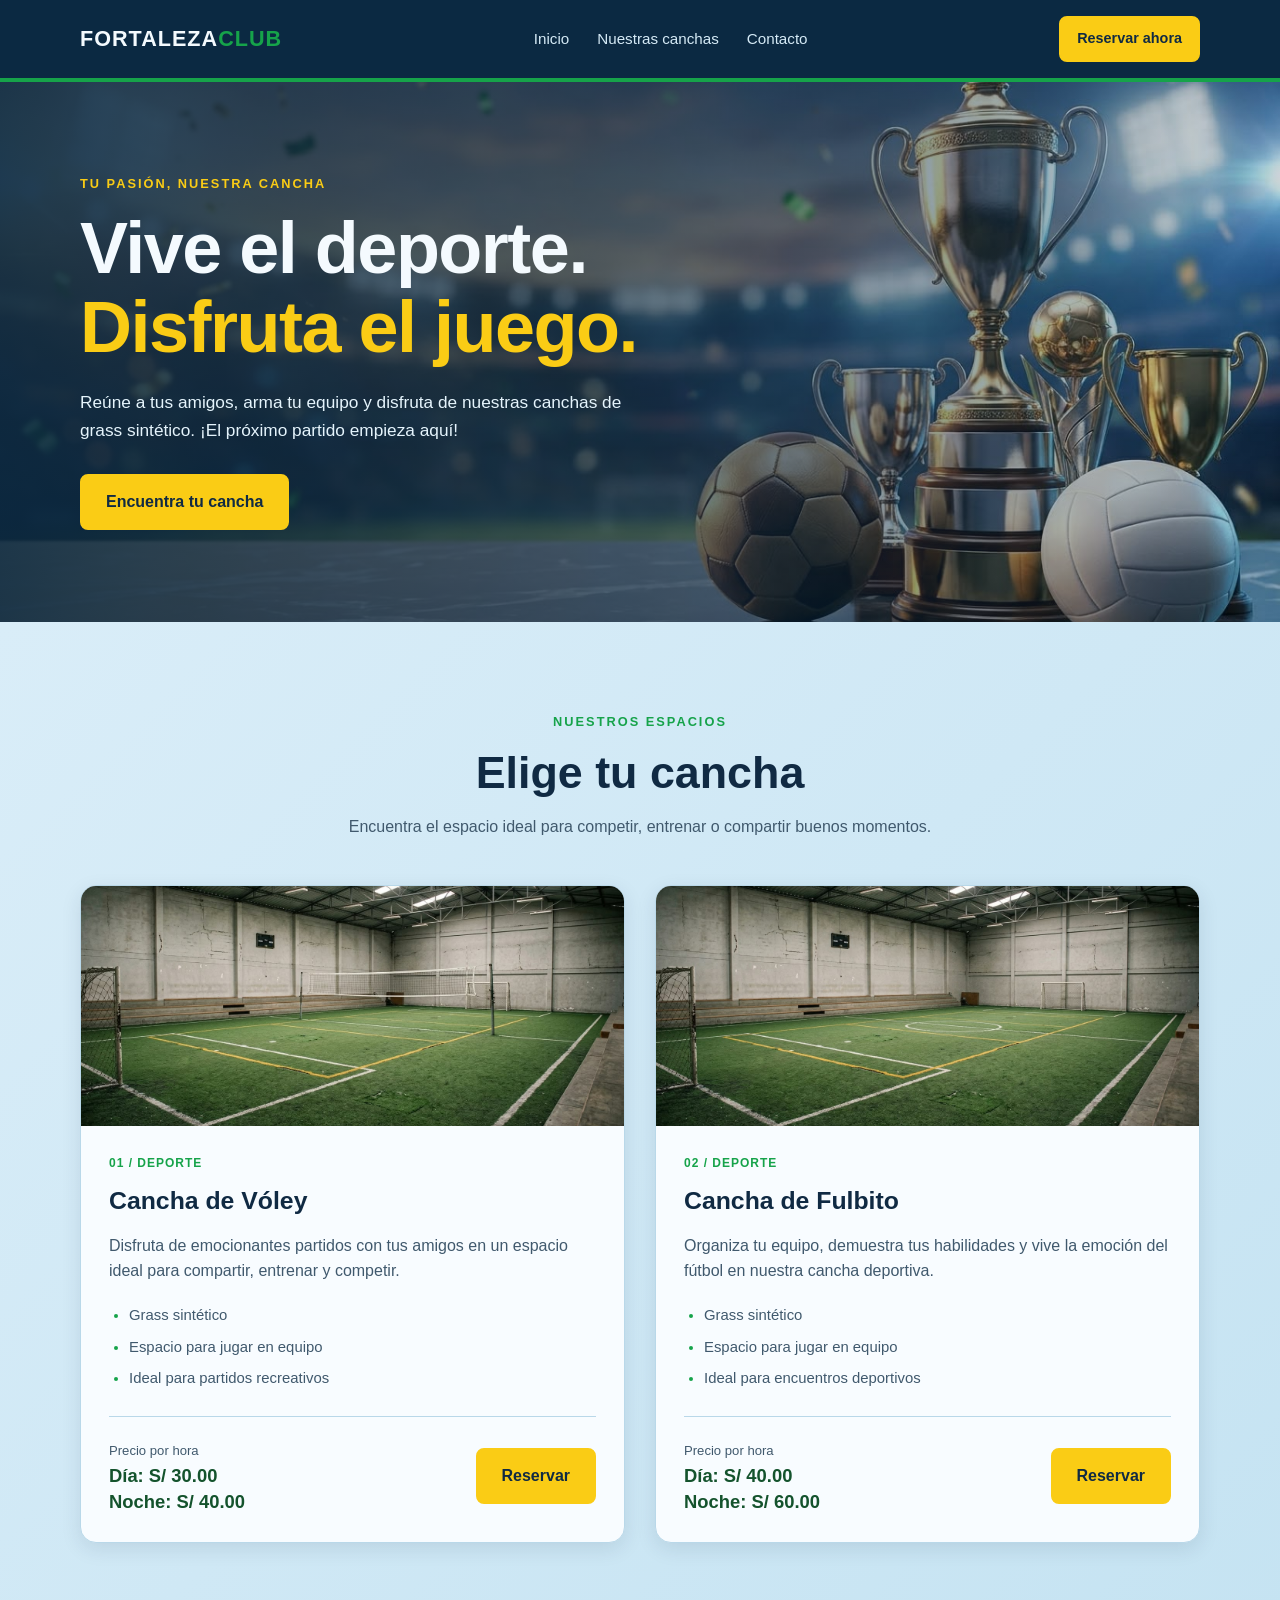
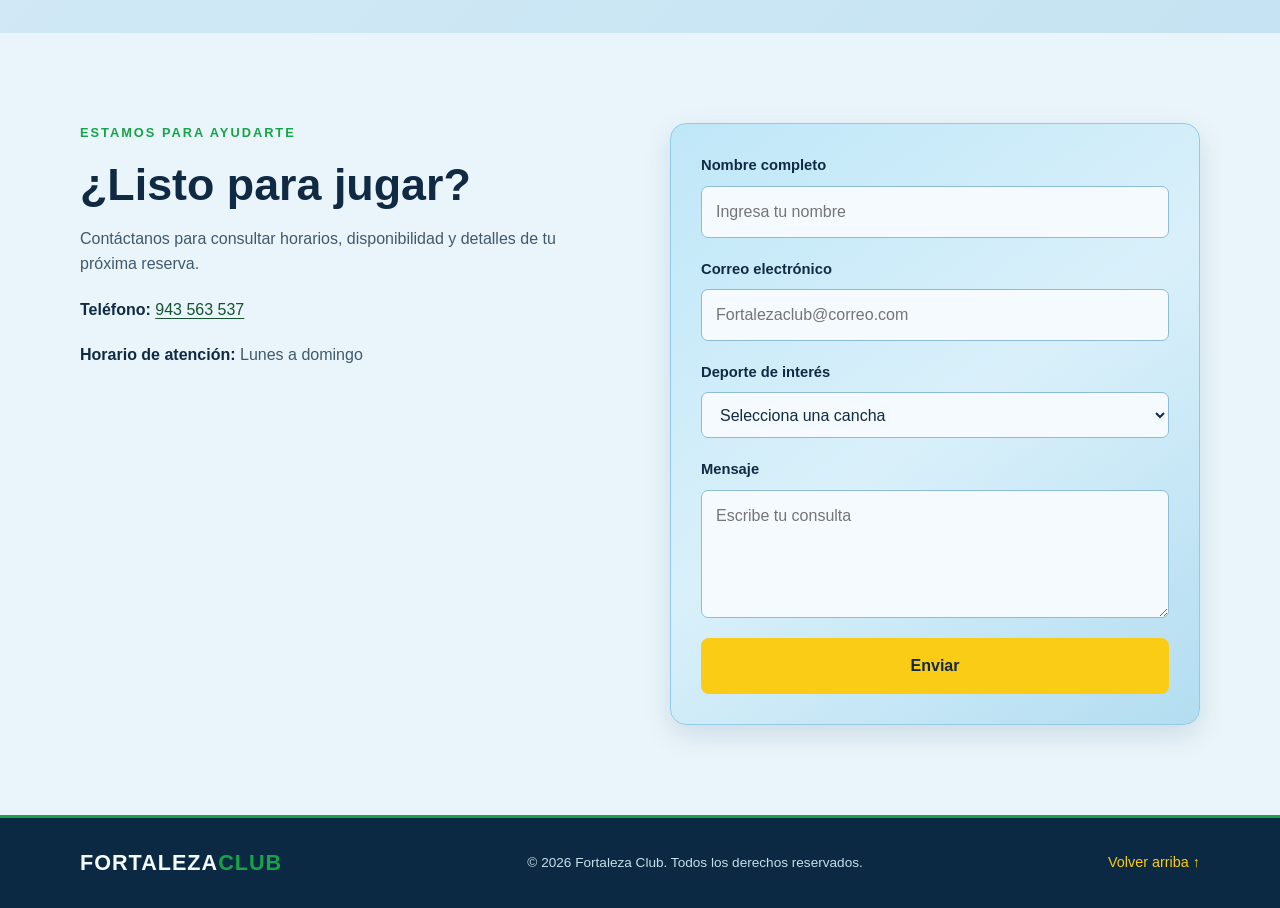
<file: index.html>
<!DOCTYPE html>
<html lang="es">

<head>
    <!-- Configuración básica -->
    <meta charset="UTF-8">
    <meta name="viewport" content="width=device-width, initial-scale=1.0">

    <!-- Descripción y título -->
    <meta name="description"
          content="Reserva tu cancha de vóley o fulbito en nuestro complejo deportivo.">

    <title>Fortaleza Club | Complejo Deportivo</title>

    <!-- Hoja de estilos -->
    <link rel="stylesheet" href="styles.css">

    <!-- Archivo JavaScript -->
    <script src="script.js" defer></script>
</head>

<body>

    <!-- ENCABEZADO Y NAVEGACIÓN -->
    <header class="header">
        <div class="container header-content">

            <a href="#inicio" class="logo">
                FORTALEZA<span>CLUB</span>
            </a>

            <nav class="nav" aria-label="Navegación principal">
                <ul class="nav-list">
                    <li><a href="#inicio">Inicio</a></li>
                    <li><a href="#canchas">Nuestras canchas</a></li>
                    <li><a href="#contacto">Contacto</a></li>
                </ul>
            </nav>

            <a href="#canchas" class="button button-small">
                Reservar ahora
            </a>

        </div>
    </header>

    <!-- CONTENIDO PRINCIPAL -->
    <main>

        <!-- SECCIÓN HERO -->
        <section class="hero" id="inicio">

            <div class="container hero-content">

                <p class="hero-label">
                    TU PASIÓN, NUESTRA CANCHA
                </p>

                <h1>
                    Vive el deporte.<br>
                    <span>Disfruta el juego.</span>
                </h1>

                <p class="hero-description">
                    Reúne a tus amigos, arma tu equipo y disfruta
                    de nuestras canchas de grass sintético.
                    ¡El próximo partido empieza aquí!
                </p>

                <a href="#canchas" class="button">
                    Encuentra tu cancha
                </a>

            </div>
        </section>

        <!-- SECCIÓN DE CANCHAS -->
        <section class="courts section-padding" id="canchas">

            <div class="container">

                <!-- Título y descripción de la sección -->
                <div class="section-heading">

                    <p class="section-label">NUESTROS ESPACIOS</p>

                    <h2>Elige tu cancha</h2>

                    <p>
                        Encuentra el espacio ideal para competir,
                        entrenar o compartir buenos momentos.
                    </p>

                </div>

                 <!-- Contenedor de tarjetas -->
                <div class="courts-grid">

                    <!-- CANCHA DE VÓLEY -->
                    <article class="court-card">

                        <div>
                            <img src="voley.png"
                                 alt="Imagen de la canchita de voley">
                        </div>

                        <div class="court-content">

                            <p class="court-number">01 / DEPORTE</p>

                            <h3>Cancha de Vóley</h3>

                            <p class="court-description">
                                Disfruta de emocionantes partidos
                                con tus amigos en un espacio ideal
                                para compartir, entrenar y competir.
                            </p>

                            <ul class="court-features">
                                <li>Grass sintético</li>
                                <li>Espacio para jugar en equipo</li>
                                <li>Ideal para partidos recreativos</li>
                            </ul>

                            <div class="court-footer">

                                <div class="court-price">
                                    <span>Precio por hora</span>
                                    <p>Día: S/ 30.00</p>
                                    <p>Noche: S/ 40.00</p>
                                </div>

                                <a href="#contacto"
                                   class="button button-book"
                                   aria-label="Consultar reserva de la cancha de vóley">
                                    Reservar
                                </a>

                            </div>

                        </div>
                    </article>

                    <!-- CANCHA DE FULBITO -->
                    <article class="court-card">

                        <div>
                            <img src="fulbito.png"
                                 alt="Imagen de la cancha de fulbito">
                        </div>

                        <div class="court-content">

                            <p class="court-number">02 / DEPORTE</p>

                            <h3>Cancha de Fulbito</h3>

                            <p class="court-description">
                                Organiza tu equipo, demuestra tus
                                habilidades y vive la emoción del
                                fútbol en nuestra cancha deportiva.
                            </p>

                            <ul class="court-features">
                                <li>Grass sintético</li>
                                <li>Espacio para jugar en equipo</li>
                                <li>Ideal para encuentros deportivos</li>
                            </ul>

                            <div class="court-footer">

                                <div class="court-price">
                                    <span>Precio por hora</span>
                                    <p>Día: S/ 40.00</p>
                                    <p>Noche: S/ 60.00</p>
                                </div>

                                <a href="#contacto"
                                   class="button button-book"
                                   aria-label="Consultar reserva de la cancha de fulbito">
                                    Reservar
                                </a>

                            </div>

                        </div>
                    </article>

                </div>
            </div>
        </section>

        <!-- SECCIÓN DE CONTACTO -->
        <section class="contact section-padding" id="contacto">

            <div class="container contact-content">

                <div class="contact-info">

                    <p class="section-label">ESTAMOS PARA AYUDARTE</p>

                    <h2>¿Listo para jugar?</h2>

                    <p>
                        Contáctanos para consultar horarios,
                        disponibilidad y detalles de tu próxima reserva.
                    </p>

                    <p class="contact-detail">
                        <strong>Teléfono:</strong>
                        <a href="tel:+51943563537">943 563 537</a>
                    </p>

                    <p class="contact-detail">
                        <strong>Horario de atención:</strong>
                        Lunes a domingo
                    </p>

                </div>

                <!-- FORMULARIO -->
                <form class="contact-form" action="#" method="get">

                    <div class="form-group">

                        <label for="nombre">Nombre completo</label>

                        <input
                            type="text"
                            id="nombre"
                            name="nombre"
                            placeholder="Ingresa tu nombre"
                            autocomplete="name"
                            required>

                    </div>

                    <div class="form-group">

                        <label for="correo">Correo electrónico</label>

                        <input
                            type="email"
                            id="correo"
                            name="correo"
                            placeholder="Fortalezaclub@correo.com"
                            autocomplete="email"
                            required>

                    </div>

                    <div class="form-group">

                        <label for="disciplina">Deporte de interés</label>

                        <select id="disciplina" name="disciplina" required>

                            <option value="">Selecciona una cancha</option>
                            <option value="voley">Vóley</option>
                            <option value="fulbito">Fulbito</option>

                        </select>

                    </div>

                    <div class="form-group">

                        <label for="mensaje">Mensaje</label>

                        <textarea
                            id="mensaje"
                            name="mensaje"
                            rows="4"
                            placeholder="Escribe tu consulta"></textarea>

                    </div>

                    <button type="submit" class="button button-submit">
                        Enviar
                    </button>

                </form>

            </div>
        </section>

    </main>

    <!-- PIE DE PÁGINA -->
    <footer class="footer">

        <div class="container footer-content">

            <a href="#inicio" class="logo">
                FORTALEZA<span>CLUB</span>
            </a>

            <p>
                &copy; 2026 Fortaleza Club.
                Todos los derechos reservados.
            </p>

            <a href="#inicio" class="footer-link">
                Volver arriba ↑
            </a>

        </div>

    </footer>

</body>
</html>
</file>
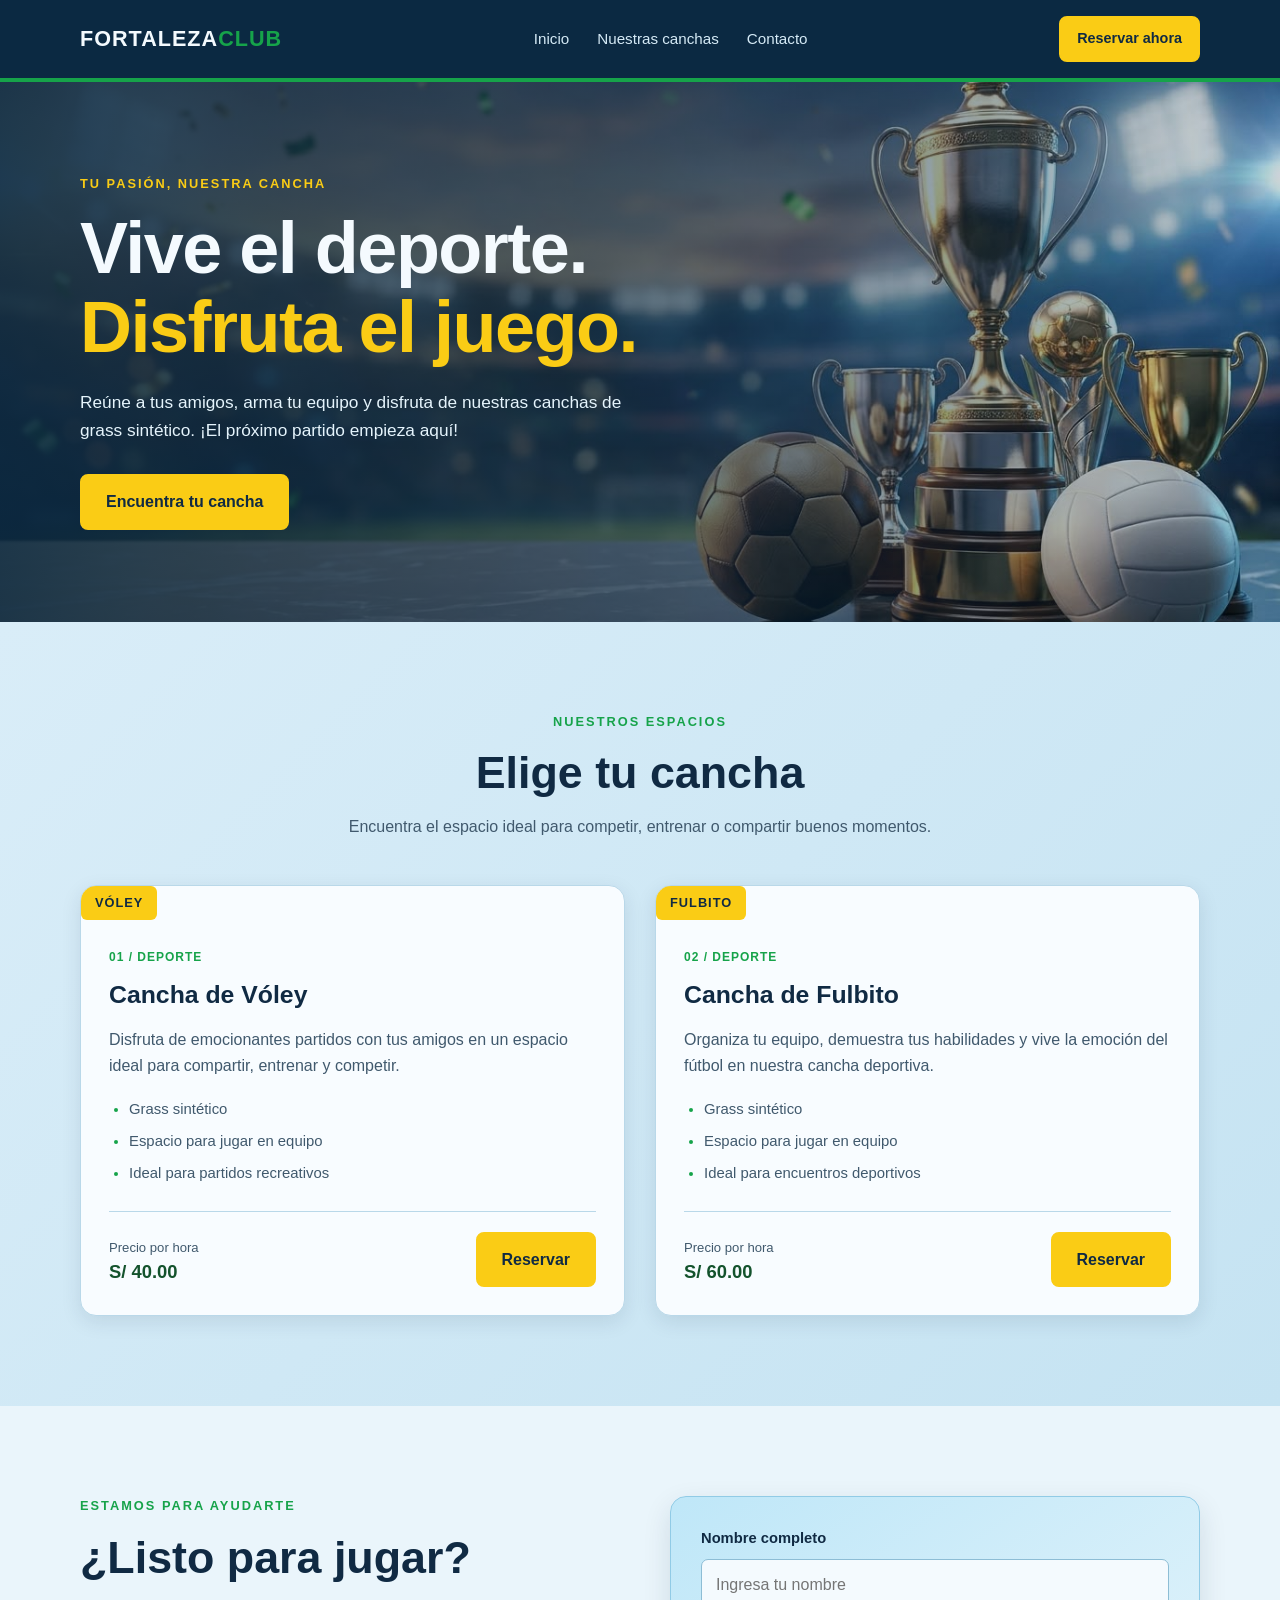
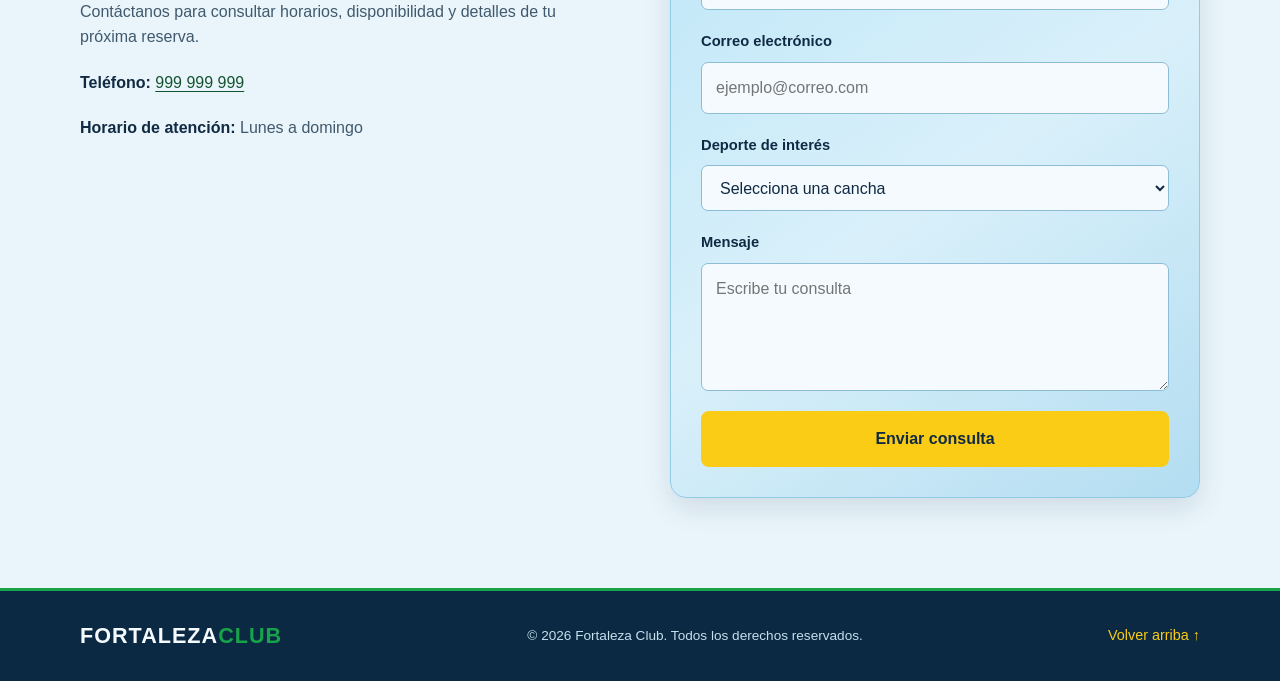
<file: Estructura.html>
<!DOCTYPE html>
<html lang="es">

<head>
    <!-- Configuración básica del documento -->
    <meta charset="UTF-8">
    <meta name="viewport" content="width=device-width, initial-scale=1.0">

    <!-- Descripción y título de la página -->
    <meta name="description"
          content="Reserva tu cancha de vóley o fulbito en nuestro complejo deportivo.">

    <title>Sport Arena | Complejo Deportivo</title>

    <!-- Conexión con la hoja de estilos externa -->
    <link rel="stylesheet" href="styles.css">
</head>

<body>

    <!-- Encabezado principal y navegación -->
    <header class="header">
        <div class="container header-content">

            <a href="#inicio" class="logo">
                FORTALEZA<span>CLUB</span>
            </a>

            <nav class="nav" aria-label="Navegación principal">
                <ul class="nav-list">
                    <li><a href="#inicio">Inicio</a></li>
                    <li><a href="#canchas">Nuestras canchas</a></li>
                    <li><a href="#contacto">Contacto</a></li>
                </ul>
            </nav>

            <a href="#canchas" class="button button-small">
                Reservar ahora
            </a>

        </div>
    </header>

    <!-- Contenido principal -->
    <main>

        <!-- Sección de bienvenida o Hero -->
        <section class="hero" id="inicio">
            <div class="container hero-content">

                <p class="hero-label">
                    TU PASIÓN, NUESTRA CANCHA
                </p>

                <h1>
                    Vive el deporte.<br>
                    <span>Disfruta el juego.</span>
                </h1>

                <p class="hero-description">
                    Reúne a tus amigos, arma tu equipo y disfruta
                    de nuestras canchas de grass sintético.
                    ¡El próximo partido empieza aquí!
                </p>

                <a href="#canchas" class="button">
                    Encuentra tu cancha
                </a>

            </div>
        </section>

        <!-- Sección de servicios deportivos -->
        <section class="courts section-padding" id="canchas">

            <div class="container">

                <!-- Título y descripción de la sección -->
                <div class="section-heading">
                    <p class="section-label">NUESTROS ESPACIOS</p>

                    <h2>Elige tu cancha</h2>

                    <p>
                        Encuentra el espacio ideal para competir,
                        entrenar o compartir buenos momentos.
                    </p>
                </div>

                <!-- Contenedor de tarjetas -->
                <div class="courts-grid">

                    <!-- Tarjeta de la cancha de vóley -->
                    <article class="court-card">

                        <div class="court-image court-image-volley"
                             role="img"
                             aria-label="Imagen representativa de una cancha de vóley">
                            <span class="court-category">VÓLEY</span>
                        </div>

                        <div class="court-content">

                            <p class="court-number">01 / DEPORTE</p>

                            <h3>Cancha de Vóley</h3>

                            <p class="court-description">
                                Disfruta de emocionantes partidos
                                con tus amigos en un espacio ideal
                                para compartir, entrenar y competir.
                            </p>

                            <ul class="court-features">
                                <li>Grass sintético</li>
                                <li>Espacio para jugar en equipo</li>
                                <li>Ideal para partidos recreativos</li>
                            </ul>

                            <div class="court-footer">

                                <div class="court-price">
                                    <span>Precio por hora</span>
                                    <p>S/ 40.00</p>
                                </div>

                                <a href="#contacto"
                                   class="button button-book"
                                   aria-label="Consultar reserva de la cancha de vóley">
                                    Reservar
                                </a>

                            </div>

                        </div>
                    </article>

                    <!-- Tarjeta de la cancha de fulbito -->
                    <article class="court-card">

                        <div class="court-image court-image-fulbito"
                             role="img"
                             aria-label="Imagen representativa de una cancha de fulbito">
                            <span class="court-category">FULBITO</span>
                        </div>

                        <div class="court-content">

                            <p class="court-number">02 / DEPORTE</p>

                            <h3>Cancha de Fulbito</h3>

                            <p class="court-description">
                                Organiza tu equipo, demuestra tus
                                habilidades y vive la emoción del
                                fútbol en nuestra cancha deportiva.
                            </p>

                            <ul class="court-features">
                                <li>Grass sintético</li>
                                <li>Espacio para jugar en equipo</li>
                                <li>Ideal para encuentros deportivos</li>
                            </ul>

                            <div class="court-footer">

                                <div class="court-price">
                                    <span>Precio por hora</span>
                                    <p>S/ 60.00</p>
                                </div>

                                <a href="#contacto"
                                   class="button button-book"
                                   aria-label="Consultar reserva de la cancha de fulbito">
                                    Reservar
                                </a>

                            </div>

                        </div>
                    </article>

                </div>
            </div>
        </section>

        <!-- Sección de contacto -->
        <section class="contact section-padding" id="contacto">

            <div class="container contact-content">

                <div class="contact-info">
                    <p class="section-label">ESTAMOS PARA AYUDARTE</p>

                    <h2>¿Listo para jugar?</h2>

                    <p>
                        Contáctanos para consultar horarios,
                        disponibilidad y detalles de tu próxima reserva.
                    </p>

                    <p class="contact-detail">
                        <strong>Teléfono:</strong>
                        <a href="tel:+51999999999">999 999 999</a>
                    </p>

                    <p class="contact-detail">
                        <strong>Horario de atención:</strong>
                        Lunes a domingo
                    </p>
                </div>

                <!-- Formulario visual de contacto -->
                <form class="contact-form" action="#" method="get">

                    <div class="form-group">
                        <label for="nombre">Nombre completo</label>
                        <input
                            type="text"
                            id="nombre"
                            name="nombre"
                            placeholder="Ingresa tu nombre"
                            autocomplete="name"
                            required>
                    </div>

                    <div class="form-group">
                        <label for="correo">Correo electrónico</label>
                        <input
                            type="email"
                            id="correo"
                            name="correo"
                            placeholder="ejemplo@correo.com"
                            autocomplete="email"
                            required>
                    </div>

                    <div class="form-group">
                        <label for="disciplina">Deporte de interés</label>
                        <select id="disciplina" name="disciplina" required>
                            <option value="">Selecciona una cancha</option>
                            <option value="voley">Vóley</option>
                            <option value="fulbito">Fulbito</option>
                        </select>
                    </div>

                    <div class="form-group">
                        <label for="mensaje">Mensaje</label>
                        <textarea
                            id="mensaje"
                            name="mensaje"
                            rows="4"
                            placeholder="Escribe tu consulta"></textarea>
                    </div>

                    <button type="submit" class="button button-submit">
                        Enviar consulta
                    </button>

                </form>

            </div>
        </section>

    </main>

    <!-- Pie de página -->
    <footer class="footer">
        <div class="container footer-content">

            <a href="#inicio" class="logo">
                FORTALEZA<span>CLUB</span>
            </a>

            <p>
                &copy; 2026 Fortaleza Club.
                Todos los derechos reservados.
            </p>

            <a href="#inicio" class="footer-link">
                Volver arriba ↑
            </a>

        </div>
    </footer>

</body>
</html>
</file>
<file: styles.css>
/* =========================================
   1. RESET Y CONFIGURACIÓN GENERAL
   ========================================= */

* {
    box-sizing: border-box;
    margin: 0;
    padding: 0;
}


/* =========================================
   PALETA DE COLORES FORTALEZA CLUB
   ========================================= */

:root {

    /* VERDES ORIGINALES */
    --color-green: #16a34a;
    --color-green-dark: #14532d;
    --color-green-light: #dcfce7;

    /* COLORES GENERALES */
    --color-dark: #102A43;
    --color-gray: #40596D;
    --color-gray-light: #D7EAF5;
    --color-white: #F4FAFE;

    /* COLOR DE ACENTO */
    --color-accent: #FACC15;

    /* AZULES COMPLEMENTARIOS */
    --color-blue: #0877B9;
    --color-blue-light: #38BDF8;
    --color-blue-dark: #0B2942;
    --color-blue-pale: #E1F3FC;

    /* BORDES */
    --color-border: #B9D8E9;

    /* CONFIGURACIÓN */
    --container-width: 1120px;
    --border-radius: 16px;
    --transition: 0.3s ease;
}


/* DESPLAZAMIENTO SUAVE */

html {
    scroll-behavior: smooth;
    scroll-padding-top: 90px;
}


/* ESTILOS GENERALES */

body {
    font-family: Arial, Helvetica, sans-serif;
    color: var(--color-dark);
    background-color: #EAF5FB;
    line-height: 1.6;
}


/* IMÁGENES */

img {
    display: block;
    width: 100%;
    max-width: 100%;
}


/* ENLACES */

a {
    color: inherit;
    text-decoration: none;
}


/* CONTROLES */

button,
input,
select,
textarea {
    font: inherit;
}


/* CONTENEDOR GENERAL */

.container {
    width: min(90%, var(--container-width));
    margin-inline: auto;
}


/* ESPACIADO DE SECCIONES */

.section-padding {
    padding-block: 90px;
}


/* =========================================
   2. ENCABEZADO Y NAVEGACIÓN
   ========================================= */

.header {
    position: sticky;
    top: 0;
    z-index: 10;

    background-color: var(--color-blue-dark);
    color: var(--color-white);

    border-bottom: 4px solid var(--color-green);
}

.header-content {
    min-height: 78px;

    display: flex;
    align-items: center;
    justify-content: space-between;

    gap: 24px;
}


/* LOGOTIPO */

.logo {
    font-size: 1.35rem;
    font-weight: 800;
    letter-spacing: 1px;
    white-space: nowrap;
}

.logo span {
    color: var(--color-green);
}


/* NAVEGACIÓN */

.nav-list {
    display: flex;
    align-items: center;
    gap: 28px;
    list-style: none;
}

.nav-list a {
    color: #D5EAF6;
    font-size: 0.95rem;
    transition: color var(--transition);
}

.nav-list a:hover {
    color: var(--color-accent);
}


/* =========================================
   3. BOTONES REUTILIZABLES
   ========================================= */

.button {
    display: inline-flex;
    align-items: center;
    justify-content: center;

    padding: 13px 24px;

    border: 2px solid var(--color-accent);
    border-radius: 8px;

    background-color: var(--color-accent);
    color: var(--color-dark);

    font-weight: 700;
    text-align: center;

    cursor: pointer;

    transition:
        background-color var(--transition),
        color var(--transition),
        transform var(--transition),
        box-shadow var(--transition);
}

.button:hover {
    background-color: transparent;
    color: var(--color-accent);

    transform: translateY(-3px);

    box-shadow: 0 8px 18px rgb(0 0 0 / 18%);
}

.button:focus-visible,
a:focus-visible,
input:focus-visible,
select:focus-visible,
textarea:focus-visible {
    outline: 3px solid var(--color-green);
    outline-offset: 4px;
}

.button-small {
    padding: 9px 16px;
    font-size: 0.9rem;
}


/* =========================================
   4. SECCIÓN HERO O BIENVENIDA
   ========================================= */

.hero {
    min-height: 540px;

    display: flex;
    align-items: center;

    color: var(--color-white);

    background:
        linear-gradient(
            90deg,
            rgb(11 41 66 / 92%) 0%,
            rgb(11 41 66 / 65%) 50%,
            rgb(11 41 66 / 20%) 100%
        ),
        url("Inicio.png");

    background-size: cover;
    background-position: center;
    background-repeat: no-repeat;
}

.hero-content {
    padding-block: 80px;
}


/* ETIQUETAS */

.hero-label,
.section-label {
    margin-bottom: 14px;

    color: var(--color-green);

    font-size: 0.8rem;
    font-weight: 800;
    letter-spacing: 2px;
}

.hero-label {
    color: var(--color-accent);
}


/* TÍTULO PRINCIPAL */

.hero h1 {
    margin-bottom: 22px;

    font-size: clamp(2.5rem, 6vw, 4.5rem);

    line-height: 1.1;
    letter-spacing: -1.5px;
}

.hero h1 span {
    color: var(--color-accent);
}


/* DESCRIPCIÓN */

.hero-description {
    max-width: 580px;
    margin-bottom: 30px;

    color: #E5F4FC;
    font-size: 1.08rem;
}


/* =========================================
   5. TÍTULOS DE SECCIÓN
   ========================================= */

.section-heading {
    max-width: 680px;
    margin: 0 auto 45px;

    text-align: center;
}

.section-heading h2,
.contact-info h2 {
    margin-bottom: 14px;

    font-size: clamp(2rem, 4vw, 2.8rem);
    line-height: 1.2;
}

.section-heading > p:last-child {
    color: var(--color-gray);
}


/* =========================================
   6. TARJETAS DE LAS CANCHAS
   ========================================= */

.courts {
    background: linear-gradient(
        135deg,
        #D9EDF8,
        #C5E3F2
    );
}


/* DISTRIBUCIÓN */

.courts-grid {
    display: grid;

    grid-template-columns: repeat(2, minmax(0, 1fr));

    gap: 30px;
}


/* TARJETAS */

.court-card {
    overflow: hidden;

    background-color: #F8FCFF;

    border: 1px solid var(--color-border);
    border-radius: var(--border-radius);

    box-shadow: 0 6px 20px rgb(16 42 67 / 10%);

    transition:
        transform var(--transition),
        box-shadow var(--transition);
}


/* EFECTO HOVER */

.court-card:hover {
    transform: translateY(-7px);

    box-shadow: 0 18px 35px rgb(16 42 67 / 16%);
}


/* IMÁGENES */

.court-card > div:first-child img {
    width: 100%;
    height: 240px;

    object-fit: cover;
}


/* ETIQUETA DEL DEPORTE */

.court-category {
    display: inline-block;

    padding: 7px 14px;

    border-radius: 6px;

    background-color: var(--color-accent);
    color: var(--color-dark);

    font-size: 0.8rem;
    font-weight: 800;
    letter-spacing: 1px;
}


/* CONTENIDO */

.court-content {
    padding: 28px;
}

.court-number {
    margin-bottom: 8px;

    color: var(--color-green);

    font-size: 0.75rem;
    font-weight: 800;
    letter-spacing: 1px;
}

.court-content h3 {
    margin-bottom: 12px;
    font-size: 1.55rem;
}

.court-description {
    margin-bottom: 20px;
    color: var(--color-gray);
}


/* CARACTERÍSTICAS */

.court-features {
    display: grid;
    gap: 8px;

    margin-bottom: 25px;
    padding-left: 20px;

    color: var(--color-gray);
    font-size: 0.93rem;
}

.court-features li::marker {
    color: var(--color-green);
}


/* PRECIO Y BOTÓN */

.court-footer {
    display: flex;
    align-items: center;
    justify-content: space-between;

    gap: 16px;

    padding-top: 20px;

    border-top: 1px solid var(--color-border);
}

.court-price span {
    color: var(--color-gray);
    font-size: 0.82rem;
}

.court-price p {
    color: var(--color-green-dark);

    font-size: 1.15rem;
    font-weight: 700;

    line-height: 1.4;
}

.button-book {
    flex-shrink: 0;
}


/* =========================================
   7. SECCIÓN DE CONTACTO
   ========================================= */

.contact-content {
    display: grid;

    grid-template-columns: 1fr 1fr;

    align-items: start;

    gap: 60px;
}


/* INFORMACIÓN */

.contact-info > p:not(.section-label) {
    margin-bottom: 20px;
    color: var(--color-gray);
}

.contact-detail strong {
    color: var(--color-dark);
}

.contact-detail a {
    color: var(--color-green-dark);

    text-decoration: underline;
    text-underline-offset: 3px;
}


/* FORMULARIO */

.contact-form {
    display: grid;
    gap: 20px;

    padding: 30px;

    background: linear-gradient(
        145deg,
        #BFE7F8,
        #D9F0FA,
        #B3DDF1
    );

    border: 1px solid #91CBE6;

    border-radius: var(--border-radius);

    box-shadow: 0 10px 28px rgb(16 42 67 / 12%);
}


/* GRUPOS */

.form-group {
    display: grid;
    gap: 8px;
}

.form-group label {
    color: var(--color-dark);

    font-size: 0.92rem;
    font-weight: 700;
}


/* CAMPOS */

.form-group input,
.form-group select,
.form-group textarea {
    width: 100%;
    min-height: 46px;

    padding: 12px 14px;

    background-color: #F4FAFE;

    border: 1px solid #8DBDD5;
    border-radius: 7px;

    color: var(--color-dark);

    transition:
        border-color var(--transition),
        background-color var(--transition),
        box-shadow var(--transition);
}


/* EFECTO FOCUS */

.form-group input:focus,
.form-group select:focus,
.form-group textarea:focus {
    border-color: var(--color-green);

    background-color: #FFFFFF;

    box-shadow: 0 0 0 3px rgb(22 163 74 / 12%);

    outline: none;
}


/* ÁREA DE MENSAJE */

.form-group textarea {
    resize: vertical;
}


/* BOTÓN ENVIAR */

.button-submit {
    width: 100%;
}


/* MENSAJE DE CONFIRMACIÓN */

.form-message {
    padding: 12px;

    border-radius: 7px;

    background-color: var(--color-green-light);
    color: var(--color-green-dark);

    border: 1px solid #86D6A1;

    font-weight: 700;
    text-align: center;
}

.form-message:empty {
    display: none;
}


/* =========================================
   8. PIE DE PÁGINA
   ========================================= */

.footer {
    padding-block: 28px;

    background-color: var(--color-blue-dark);
    color: var(--color-white);

    border-top: 3px solid var(--color-green);
}

.footer-content {
    display: flex;

    align-items: center;
    justify-content: space-between;

    gap: 20px;
}

.footer-content > p {
    color: #C6DFED;

    font-size: 0.85rem;
    text-align: center;
}

.footer-link {
    color: var(--color-accent);
    font-size: 0.9rem;
}

.footer-link:hover {
    text-decoration: underline;
}


/* =========================================
   9. DISEÑO RESPONSIVO PARA TABLETS
   ========================================= */

@media (max-width: 900px) {

    .header-content {
        flex-wrap: wrap;
        padding-block: 15px;
    }

    .nav-list {
        gap: 16px;
    }

    .courts-grid {
        gap: 20px;
    }

    .court-content {
        padding: 22px;
    }

    .contact-content {
        gap: 35px;
    }

}


/* =========================================
   10. DISEÑO RESPONSIVO PARA CELULARES
   ========================================= */

@media (max-width: 650px) {

    .section-padding {
        padding-block: 60px;
    }

    /* ENCABEZADO */

    .header-content {
        justify-content: center;
        gap: 15px;
    }

    .nav {
        width: 100%;
        order: 3;
    }

    .nav-list {
        justify-content: center;
        flex-wrap: wrap;
        gap: 10px 18px;
    }

    .nav-list a {
        font-size: 0.88rem;
    }

    .button-small {
        padding: 8px 12px;
        font-size: 0.82rem;
    }

    /* HERO */

    .hero {
        min-height: 460px;
    }

    .hero-content {
        padding-block: 65px;
    }

    .hero h1 {
        font-size: clamp(2.3rem, 10vw, 3.3rem);
    }

    /* CANCHAS */

    .courts-grid {
        grid-template-columns: 1fr;
    }

    .court-card > div:first-child img {
        height: 210px;
    }

    /* CONTACTO */

    .contact-content {
        grid-template-columns: 1fr;
        gap: 30px;
    }

    .contact-form {
        padding: 22px;
    }

    /* PIE DE PÁGINA */

    .footer-content {
        flex-direction: column;
        text-align: center;
    }

}


/* =========================================
   11. RESPETO A LA PREFERENCIA DE MOVIMIENTO
   ========================================= */

@media (prefers-reduced-motion: reduce) {

    html {
        scroll-behavior: auto;
    }

    *,
    *::before,
    *::after {
        transition-duration: 0.01ms !important;
        animation-duration: 0.01ms !important;
        animation-iteration-count: 1 !important;
    }

}
</file>
